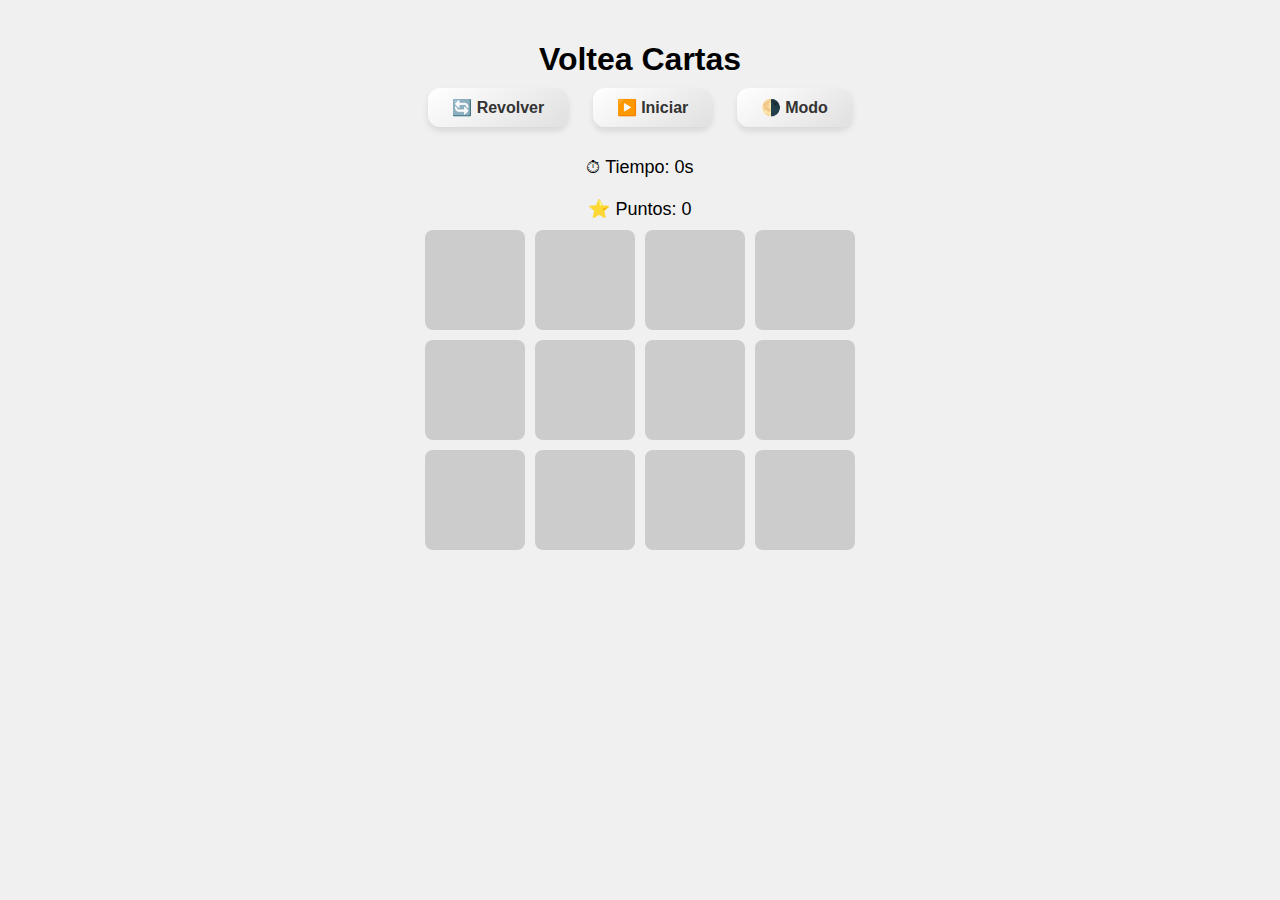
<file: juegoCartas/index.html>
<!DOCTYPE html>
<html lang="es">
<head>
  <meta charset="UTF-8" />
  <meta name="viewport" content="width=device-width, initial-scale=1.0" />
  <title>Juego</title>
  <link rel="stylesheet" href="css/styles.css">
</head>
<body>
  <h1>Voltea Cartas</h1>
  <div id="controls">
    <button onclick="shuffleCards()">🔄 Revolver</button>
    <button onclick="startGame()">▶️ Iniciar</button>
    <button onclick="toggleTheme()">🌗 Modo</button>
  </div>
  <div id="timer">⏱ Tiempo: 0s</div>
  <div id="score">⭐ Puntos: 0</div>
  <div class="game-board" id="board"></div>

  <script src="js/script.js"></script>
</body>
</html>
</file>
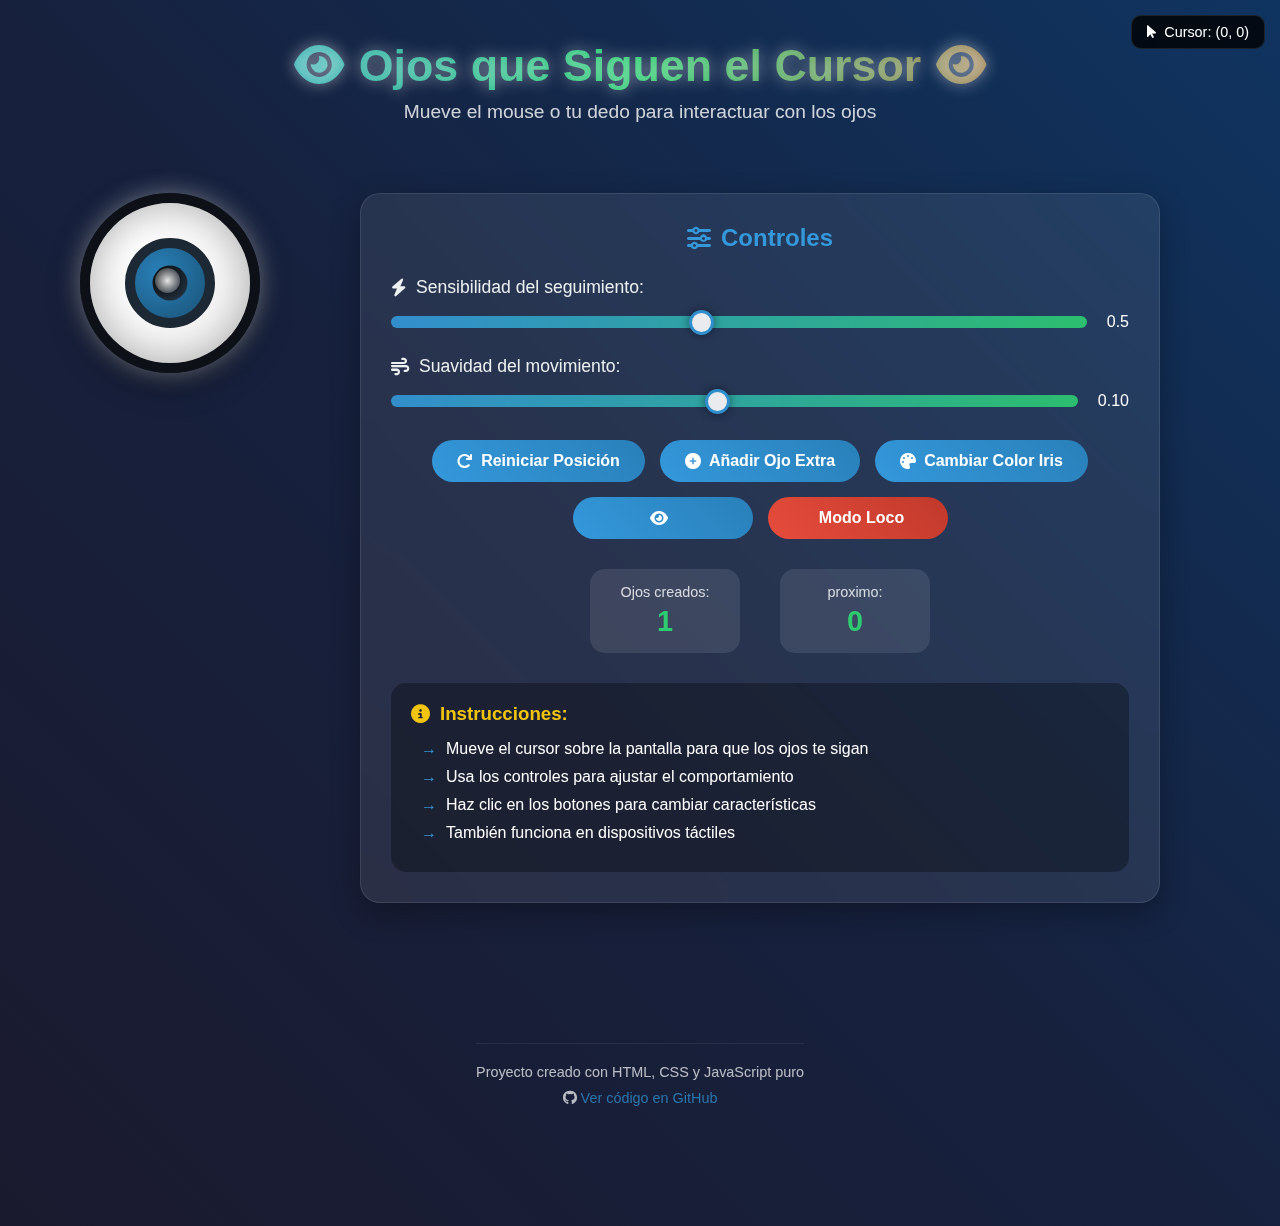
<file: Ojos que siguen/index.html>
<!DOCTYPE html>
<html lang="es">
<head>
    <meta charset="UTF-8">
    <meta name="viewport" content="width=device-width, initial-scale=1.0">
    <title>Ojos que Siguen el Cursor</title>
    <link rel="stylesheet" href="css//styles.css">
    <link rel="stylesheet" href="https://cdnjs.cloudflare.com/ajax/libs/font-awesome/6.4.0/css/all.min.css">
</head>
<body>
    <div id="cursorPosition">
        <i class="fas fa-mouse-pointer"></i> Cursor: (0, 0)
    </div>
    
    <div class="container">
        <header>
            <h1><i class="fas fa-eye"></i> Ojos que Siguen el Cursor <i class="fas fa-eye"></i></h1>
            <p class="subtitle">Mueve el mouse o tu dedo para interactuar con los ojos</p>
        </header>
        
        <div class="eyes-container">
            <!-- Ojo normal -->
            <div class="eye-wrapper" id="eye1">
                <div class="lashes">
                    <div class="lash"></div>
                </div>
                <div class="eye">
                    <div class="iris">
                        <div class="reflex"></div>
                        <div class="pupil"></div>
                    </div>
                </div>
            </div>
  
        <div class="controls">
            <h2><i class="fas fa-sliders-h"></i> Controles</h2>
            
            <div class="control-group">
                <label for="sensitivity">
                    <i class="fas fa-bolt"></i> Sensibilidad del seguimiento:
                </label>
                <div class="slider-container">
                    <input type="range" id="sensitivity" min="0.1" max="1" step="0.1" value="0.5">
                    <span id="sensitivityValue">0.5</span>
                </div>
            </div>
            
            <div class="control-group">
                <label for="smoothness">
                    <i class="fas fa-wind"></i> Suavidad del movimiento:
                </label>
                <div class="slider-container">
                    <input type="range" id="smoothness" min="0.01" max="0.2" step="0.01" value="0.1">
                    <span id="smoothnessValue">0.1</span>
                </div>
            </div>
            
            <div class="buttons">
                <button id="resetBtn" class="btn">
                    <i class="fas fa-redo"></i> Reiniciar Posición
                </button>
                <button id="addEyeBtn" class="btn">
                    <i class="fas fa-plus-circle"></i> Añadir Ojo Extra
                </button>
                <button id="changeColorBtn" class="btn">
                    <i class="fas fa-palette"></i> Cambiar Color Iris
                </button>
                <button id="toggleEyelidsBtn" class="btn">
                    <i class="fas fa-eye"></i> <span id="eyelidText"></span>
                </button>
                <button id="crazyModeBtn" class="btn crazy">
                    <i class="fas fa-crazy"></i> Modo Loco
                </button>
            </div>
            
            <div class="stats">
                <div class="stat">
                    <span class="stat-label">Ojos creados:</span>
                    <span id="eyeCount" class="stat-value">3</span>
                </div>
                <div class="stat">
                    <span class="stat-label">proximo:</span>
                    <span id="blinkCount" class="stat-value">0</span>
                </div>
            </div>
            
            <div class="instructions">
                <h3><i class="fas fa-info-circle"></i> Instrucciones:</h3>
                <ul>
                    <li>Mueve el cursor sobre la pantalla para que los ojos te sigan</li>
                    <li>Usa los controles para ajustar el comportamiento</li>
                    <li>Haz clic en los botones para cambiar características</li>
                    <li>También funciona en dispositivos táctiles</li>
                </ul>
            </div>
        </div>
        
        <footer>
            <p>Proyecto creado con HTML, CSS y JavaScript puro</p>
            <p class="github-link">
                <i class="fab fa-github"></i> 
                <a href="https://github.com/CesarFawcett/frontend.git" target="_blank">
                    Ver código en GitHub
                </a>
            </p>
        </footer>
    </div>

    <script src="js//script.js"></script>
</body>
</html>
</file>
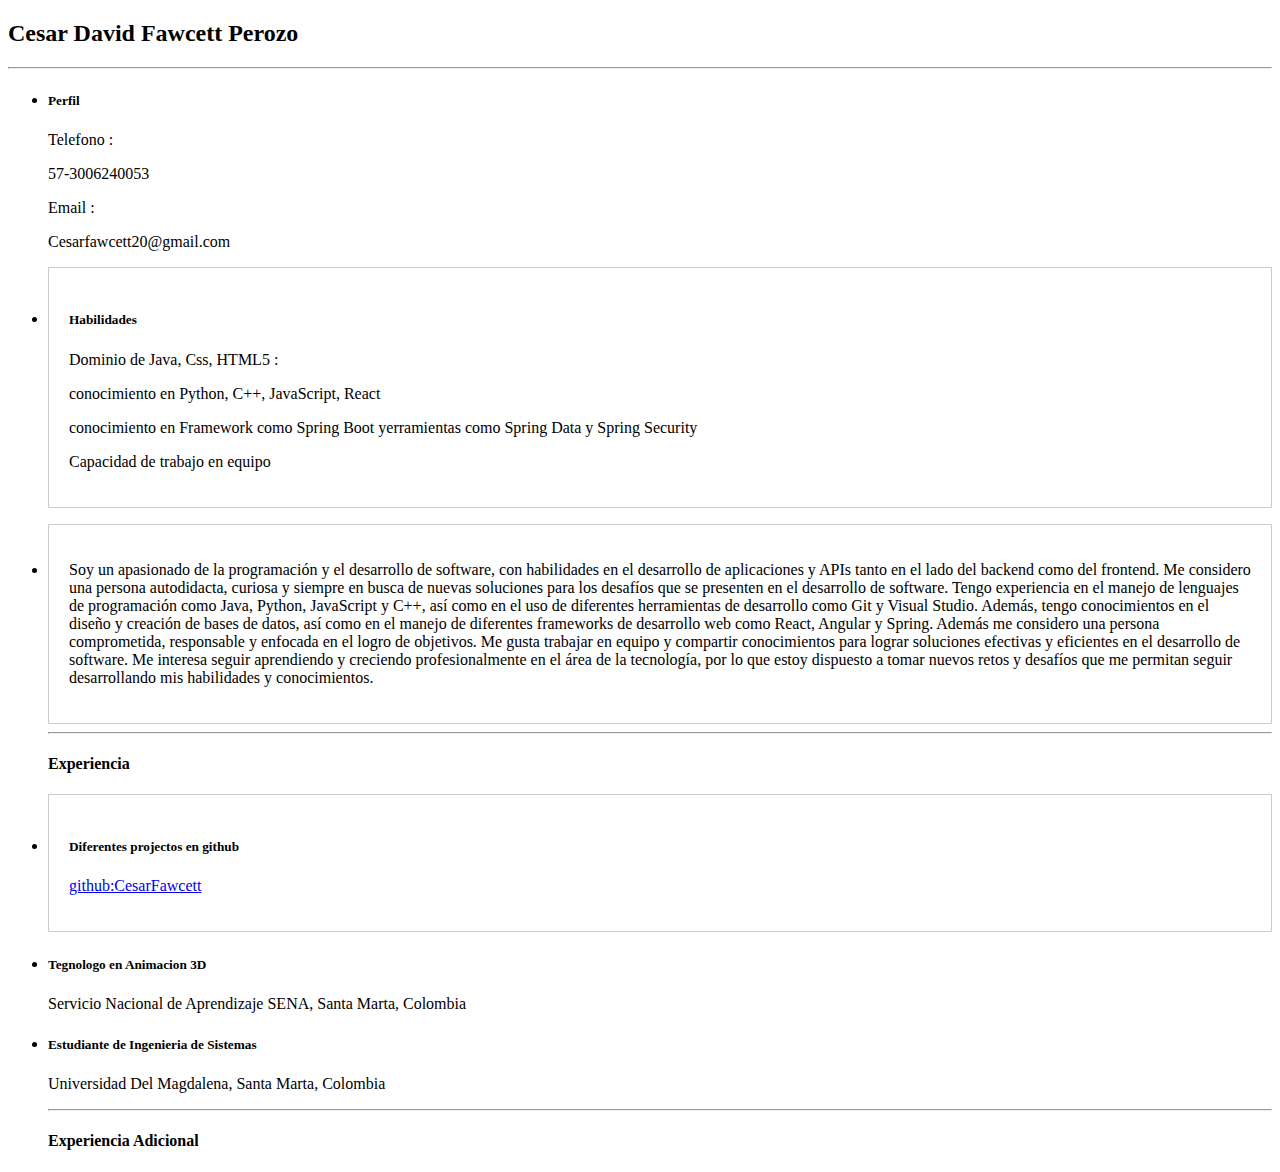
<file: PROBANDO CSS/index.html>
<!DOCTYPE html>
<html>
<head>
    <meta charset="utf-8">
	<title>Hoja de vida</title>
	<meta name="viewport" content="width=device-width, initial-scale=1.0">
    <link rel="stylesheet" href="style.css">
</head>
<body>
	<header>
	</header>
	<main>
		<section class="colum_izq">
			<h2>Cesar David Fawcett Perozo </h2>
            <hr>
			<ul>
				<li>
				  <h5>Perfil</h5>
                    <p>Telefono :</p>
                    <p>57-3006240053</p>
                    <p>Email :</p>
				    <p>Cesarfawcett20@gmail.com</p>
				</li>
				<li class="section">
				  <h5>Habilidades</h5>
                    <p>Dominio de Java, Css, HTML5 :</p>
                    <p>conocimiento en Python, C++, JavaScript, React</p>
                    <p>conocimiento en Framework como Spring Boot yerramientas como Spring Data y Spring Security
                    <p>Capacidad de trabajo en equipo</p>
				</li>
			</ul>
		</section>
  </main>
		<section >
			<ul>
				<li class="section">
					<p>Soy un apasionado de la programación y el desarrollo de software, con habilidades
                        en el desarrollo de aplicaciones y APIs tanto en el lado del backend como del frontend.
                        Me considero una persona autodidacta, curiosa y siempre en busca de nuevas soluciones 
                        para los desafíos que se presenten en el desarrollo de software.
                        Tengo experiencia en el manejo de lenguajes de programación como Java, Python, 
                        JavaScript y C++, así como en el uso de diferentes herramientas de desarrollo 
                        como Git y Visual Studio. Además, tengo conocimientos en el diseño y creación de
                        bases de datos, así como en el manejo de diferentes frameworks de desarrollo web 
                        como React, Angular y Spring. Además me considero una persona comprometida, responsable
                        y enfocada en el logro de objetivos. Me gusta trabajar en equipo y compartir
                        conocimientos para lograr soluciones efectivas y eficientes en el desarrollo de 
                        software. Me interesa seguir aprendiendo y creciendo profesionalmente en el área 
                        de la tecnología, por lo que estoy dispuesto a tomar nuevos retos y desafíos que
                        me permitan seguir desarrollando mis habilidades y conocimientos.</p>
				</li>
               <hr>
                <h4>Experiencia</h4>
                <li class="section">
					<h5>Diferentes projectos en github</h5>
                    <p><a href="https://github.com/CesarFawcett/">github:CesarFawcett</a></p>
				</li>
                <li>
					<h5>Tegnologo en Animacion 3D</h5>
                    <p>Servicio Nacional de Aprendizaje SENA, Santa Marta, Colombia</p>
				</li>
                <li>
					<h5>Estudiante de Ingenieria de Sistemas</h5>
                    <p>Universidad Del Magdalena, Santa Marta, Colombia</p>
                </li>
               <hr>
                <h4>Experiencia Adicional</h4>
        
                
			</ul>
		</section>
	</main>
</body>
</html>
</file>
<file: juegoCartas/css/styles.css>
body {
  font-family: sans-serif;
  background: #f0f0f0;
  display: flex;
  flex-direction: column;
  align-items: center;
  margin: 0;
  padding: 20px;
}

h1 {
  margin-bottom: 10px; 
}
  #controls {
    margin-bottom: 20px;
  }

  #controls button {
    margin: 0 10px;
    padding: 10px 24px;
    font-size: 16px;
    font-weight: bold;
    border: none;
    border-radius: 12px;
    background: linear-gradient(145deg, #ffffff, #e0e0e0);
    color: #333;
    box-shadow: 0 4px 6px rgba(0,0,0,0.1);
    cursor: pointer;
    transition: all 0.3s ease;
  }

#timer, #score {
  font-size: 18px;
  margin: 10px;
}

.game-board {
  display: grid;
  grid-template-columns: repeat(4, 100px);
  gap: 10px;
  justify-content: center;
}

.card {
  width: 100px;
  height: 100px;
  perspective: 1000px;
  cursor: pointer;
}

.card-inner {
  position: relative;
  width: 100%;
  height: 100%;
  transform-style: preserve-3d;
  transition: transform 0.6s;
}

.card.flipped .card-inner {
  transform: rotateY(180deg);
}

.card-front, .card-back {
  position: absolute;
  width: 100%;
  height: 100%;
  backface-visibility: hidden;
  border-radius: 8px;
}
  
.card-front {
  background: #ccc;
}

.card-back {
  transform: rotateY(180deg);
  background-size: cover;
}

:root {
  --bg: #f0f0f0;
  --text: #000;
  --card-front: #ccc;
  --card-back: #fff;
}
  
body.dark-mode {
  --bg: #121212;
  --text: #f0f0f0;
  --card-front: #444;
  --card-back: #666;
}
  
body {
  font-family: sans-serif;
  background: var(--bg);
  color: var(--text);
  display: flex;
  flex-direction: column;
  align-items: center;
  margin: 0;
  padding: 20px;
}
  
#controls button {
  transition: background-color 0.3s, filter 0.3s;
}
  
#controls button:hover {
  filter: brightness(0.85);
}
  
.card.hover-effect:hover {
  transform: translateY(-5px) scale(1.02);
  transition: transform 0.2s ease;
  cursor: pointer;
}
</file>
<file: PROBANDO CSS/style.css>
.section {
  border: 1px solid #ccc;
  padding: 20px;
  transition: all 0.3s ease;
}

.section:hover {
  border: 1px solid #0077b6;
  padding: 25px;
  cursor: pointer;
  color: #0077b6; 
  background-color: #f0e68c;
  font-weight: bold; 
}
</file>
<file: Ojos que siguen/css/styles.css>
/* Reset y configuraciones generales */
* {
    margin: 0;
    padding: 0;
    box-sizing: border-box;
}

body {
    background: linear-gradient(45deg, #1a1a2e, #16213e, #0f3460);
    min-height: 100vh;
    display: flex;
    justify-content: center;
    align-items: center;
    overflow-x: hidden;
    font-family: 'Segoe UI', Tahoma, Geneva, Verdana, sans-serif;
    color: white;
    cursor: none;
    padding: 20px;
}

.container {
    text-align: center;
    padding: 20px;
    max-width: 1200px;
    width: 100%;
}

/* Encabezado */
header {
    margin-bottom: 50px;
}

h1 {
    margin-bottom: 10px;
    font-size: 2.8rem;
    text-shadow: 0 0 15px rgba(255, 255, 255, 0.5);
    background: linear-gradient(90deg, #3498db, #2ecc71, #e74c3c);
    -webkit-background-clip: text;
    background-clip: text;
    color: transparent;
    display: flex;
    align-items: center;
    justify-content: center;
    gap: 15px;
}

.subtitle {
    font-size: 1.2rem;
    opacity: 0.8;
    margin-top: 10px;
}

/* Contenedor de ojos */
.eyes-container {
    display: flex;
    gap: 60px;
    margin-bottom: 60px;
    justify-content: center;
    flex-wrap: wrap;
    padding: 20px;
}

.eye-wrapper {
    position: relative;
    transition: transform 0.3s ease;
}

.eye-wrapper:hover {
    transform: translateY(-10px);
}

.eye {
    width: 180px;
    height: 180px;
    background: radial-gradient(circle at 30% 30%, #ffffff, #f0f0f0);
    border-radius: 50%;
    position: relative;
    overflow: hidden;
    border: 10px solid #0d1117;
    box-shadow: 
        0 0 25px rgba(255, 255, 255, 0.4),
        inset 0 0 40px rgba(0, 0, 0, 0.3),
        0 10px 30px rgba(0, 0, 0, 0.5);
    transition: all 0.3s ease;
}

.eye:hover {
    box-shadow: 
        0 0 35px rgba(255, 255, 255, 0.6),
        inset 0 0 40px rgba(0, 0, 0, 0.3),
        0 15px 40px rgba(0, 0, 0, 0.6);
}

.iris {
    width: 90px;
    height: 90px;
    background: radial-gradient(circle at 35% 35%, #2980b9, #1a5276);
    border-radius: 50%;
    position: absolute;
    top: 50%;
    left: 50%;
    transform: translate(-50%, -50%);
    border: 10px solid #1c2833;
    transition: transform 0.1s linear;
    z-index: 2;
}

.pupil {
    width: 35px;
    height: 35px;
    background: radial-gradient(circle at 35% 35%, #000000, #2c3e50);
    border-radius: 50%;
    position: absolute;
    top: 50%;
    left: 50%;
    transform: translate(-50%, -50%);
    z-index: 3;
}

.reflex {
    width: 25px;
    height: 25px;
    background: radial-gradient(circle, #ffffff, rgba(255, 255, 255, 0));
    border-radius: 50%;
    position: absolute;
    top: 20px;
    left: 20px;
    opacity: 0.9;
    filter: blur(0.5px);
    z-index: 4;
}

.eyelid {
    position: absolute;
    top: -15px;
    left: -15px;
    width: 210px;
    height: 105px;
    background: linear-gradient(to bottom, #0d1117, #1a1a2e);
    border-radius: 210px 210px 0 0;
    z-index: 1;
    transition: transform 0.4s cubic-bezier(0.68, -0.55, 0.27, 1.55);
    box-shadow: 0 5px 15px rgba(0, 0, 0, 0.5);
}

.eye-label {
    position: absolute;
    bottom: -30px;
    left: 50%;
    transform: translateX(-50%);
    font-weight: bold;
    background: rgba(255, 255, 255, 0.1);
    padding: 5px 15px;
    border-radius: 20px;
    backdrop-filter: blur(5px);
    border: 1px solid rgba(255, 255, 255, 0.2);
}

/* Posición del cursor */
#cursorPosition {
    position: fixed;
    top: 15px;
    right: 15px;
    background: rgba(0, 0, 0, 0.8);
    padding: 8px 15px;
    border-radius: 10px;
    font-size: 0.9rem;
    backdrop-filter: blur(10px);
    border: 1px solid rgba(255, 255, 255, 0.1);
    display: flex;
    align-items: center;
    gap: 8px;
    z-index: 1000;
}

/* Controles */
.controls {
    background: rgba(255, 255, 255, 0.08);
    padding: 30px;
    border-radius: 20px;
    backdrop-filter: blur(15px);
    max-width: 800px;
    margin: 0 auto 40px;
    border: 1px solid rgba(255, 255, 255, 0.1);
    box-shadow: 0 10px 30px rgba(0, 0, 0, 0.3);
}

.controls h2 {
    margin-bottom: 25px;
    color: #3498db;
    display: flex;
    align-items: center;
    justify-content: center;
    gap: 10px;
}

.control-group {
    display: flex;
    flex-direction: column;
    gap: 10px;
    margin-bottom: 25px;
    text-align: left;
}

.control-group label {
    font-size: 1.1rem;
    margin-bottom: 5px;
    display: flex;
    align-items: center;
    gap: 10px;
    color: #ecf0f1;
}

.slider-container {
    display: flex;
    align-items: center;
    gap: 20px;
}

input[type="range"] {
    flex: 1;
    height: 12px;
    -webkit-appearance: none;
    background: linear-gradient(90deg, #3498db, #2ecc71);
    border-radius: 10px;
    outline: none;
    opacity: 0.9;
    transition: opacity 0.2s;
}

input[type="range"]:hover {
    opacity: 1;
}

input[type="range"]::-webkit-slider-thumb {
    -webkit-appearance: none;
    width: 25px;
    height: 25px;
    border-radius: 50%;
    background: white;
    cursor: pointer;
    box-shadow: 0 0 10px rgba(0, 0, 0, 0.5);
    border: 3px solid #3498db;
}

input[type="range"]::-moz-range-thumb {
    width: 25px;
    height: 25px;
    border-radius: 50%;
    background: white;
    cursor: pointer;
    box-shadow: 0 0 10px rgba(0, 0, 0, 0.5);
    border: 3px solid #3498db;
}

/* Botones */
.buttons {
    display: flex;
    gap: 15px;
    justify-content: center;
    flex-wrap: wrap;
    margin: 30px 0;
}

.btn {
    padding: 12px 25px;
    border: none;
    border-radius: 30px;
    background: linear-gradient(45deg, #3498db, #2980b9);
    color: white;
    font-weight: bold;
    cursor: pointer;
    transition: all 0.3s;
    display: flex;
    align-items: center;
    justify-content: center;
    gap: 8px;
    font-size: 1rem;
    min-width: 180px;
}

.btn:hover {
    transform: translateY(-3px);
    box-shadow: 0 7px 20px rgba(52, 152, 219, 0.5);
}

.btn:active {
    transform: translateY(-1px);
}

.btn.crazy {
    background: linear-gradient(45deg, #e74c3c, #c0392b);
}

.btn.crazy:hover {
    box-shadow: 0 7px 20px rgba(231, 76, 60, 0.5);
}

/* Estadísticas */
.stats {
    display: flex;
    justify-content: center;
    gap: 40px;
    margin: 30px 0;
    flex-wrap: wrap;
}

.stat {
    background: rgba(255, 255, 255, 0.1);
    padding: 15px 25px;
    border-radius: 15px;
    min-width: 150px;
}

.stat-label {
    display: block;
    font-size: 0.9rem;
    opacity: 0.8;
    margin-bottom: 5px;
}

.stat-value {
    display: block;
    font-size: 1.8rem;
    font-weight: bold;
    color: #2ecc71;
}

/* Instrucciones */
.instructions {
    background: rgba(0, 0, 0, 0.3);
    padding: 20px;
    border-radius: 15px;
    margin-top: 30px;
    text-align: left;
}

.instructions h3 {
    margin-bottom: 15px;
    color: #f1c40f;
    display: flex;
    align-items: center;
    gap: 10px;
}

.instructions ul {
    list-style-type: none;
    padding-left: 10px;
}

.instructions li {
    margin-bottom: 10px;
    padding-left: 25px;
    position: relative;
}

.instructions li:before {
    content: "→";
    position: absolute;
    left: 0;
    color: #3498db;
}

/* Footer */
footer {
    margin-top: 40px;
    padding-top: 20px;
    border-top: 1px solid rgba(255, 255, 255, 0.1);
    font-size: 0.9rem;
    opacity: 0.7;
}

.github-link {
    margin-top: 10px;
}

.github-link a {
    color: #3498db;
    text-decoration: none;
    transition: color 0.3s;
    display: inline-flex;
    align-items: center;
    gap: 8px;
}

.github-link a:hover {
    color: #2ecc71;
    text-decoration: underline;
}

/* Responsive */
@media (max-width: 768px) {
    h1 {
        font-size: 2rem;
        flex-direction: column;
        gap: 5px;
    }
    
    .eyes-container {
        gap: 40px;
    }
    
    .eye {
        width: 150px;
        height: 150px;
    }
    
    .eyelid {
        width: 180px;
        height: 90px;
    }
    
    .iris {
        width: 75px;
        height: 75px;
    }
    
    .buttons {
        flex-direction: column;
        align-items: center;
    }
    
    .btn {
        width: 100%;
        max-width: 300px;
    }
    
    .controls {
        padding: 20px;
    }
}

@media (max-width: 480px) {
    body {
        padding: 10px;
    }
    
    .eye {
        width: 130px;
        height: 130px;
    }
    
    .eyelid {
        width: 160px;
        height: 80px;
    }
    
    .iris {
        width: 65px;
        height: 65px;
    }
    
    #cursorPosition {
        font-size: 0.8rem;
        padding: 5px 10px;
    }
}
</file>
